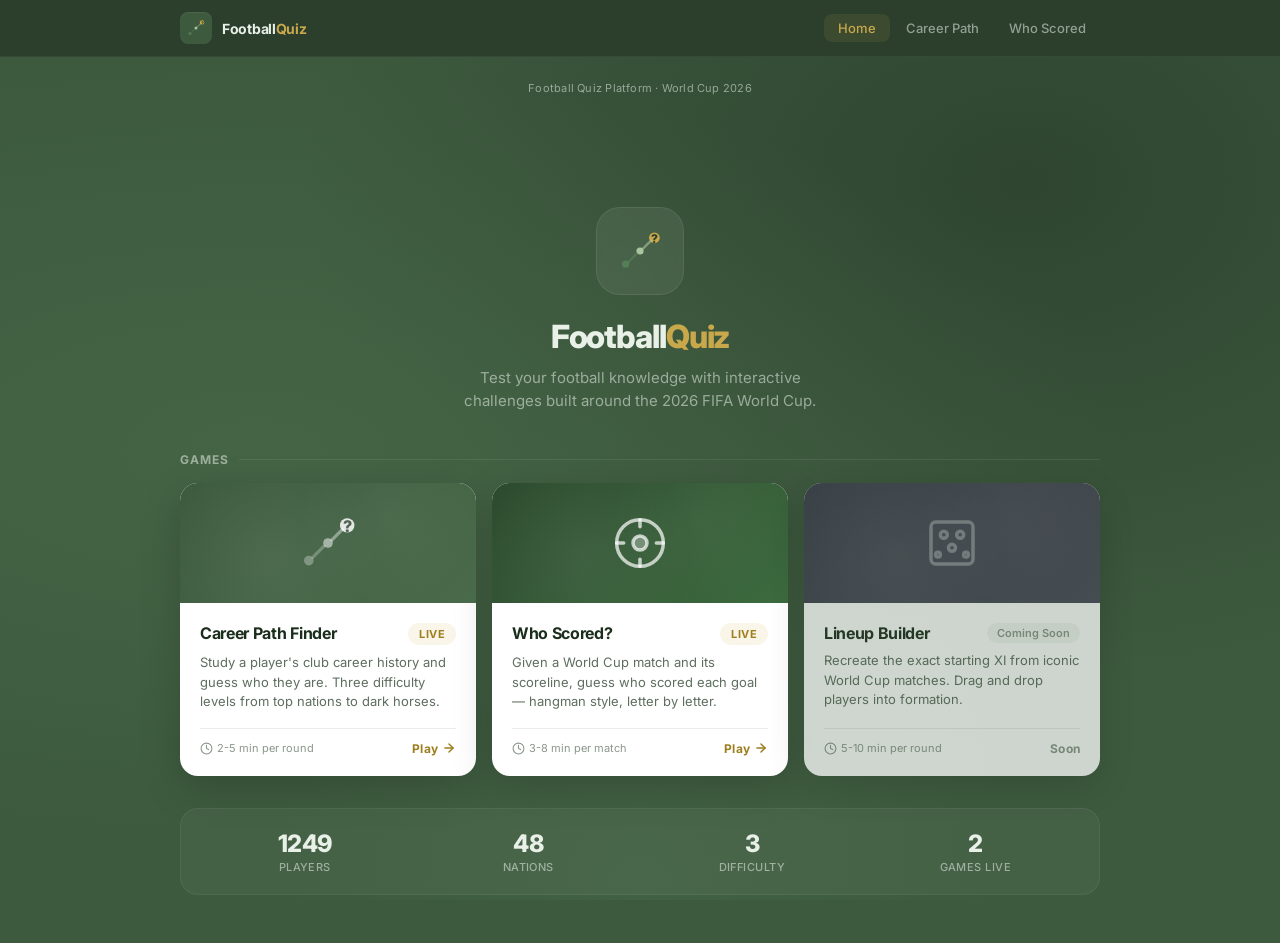
<file: index.html>
<!DOCTYPE html>
<html lang="en">
<head>
  <meta charset="UTF-8">
  <meta name="viewport" content="width=device-width, initial-scale=1.0">
  <title>Football Quiz Platform — World Cup 2026</title>
  <meta name="description" content="Test your football knowledge with career quizzes, lineup challenges, and more. Built for the 2026 FIFA World Cup.">
  <link rel="preconnect" href="https://fonts.googleapis.com">
  <link href="https://fonts.googleapis.com/css2?family=Inter:wght@400;500;600;700;800&display=swap" rel="stylesheet">
  <link rel="stylesheet" href="./shared/styles.css">
  <style>
    .hero {
      text-align: center;
      padding: 3.5rem 1rem 2.5rem;
    }
    .hero-logo {
      width: 88px; height: 88px;
      background: rgba(255,255,255,0.07);
      border: 1px solid rgba(255,255,255,0.08);
      border-radius: 24px;
      display: flex; align-items: center; justify-content: center;
      margin: 0 auto 1.5rem;
      backdrop-filter: blur(8px);
    }
    .hero h1 {
      font-size: 32px;
      font-weight: 800;
      color: var(--text-on-dark);
      letter-spacing: -0.035em;
      line-height: 1.15;
    }
    .hero h1 span { color: var(--accent); }
    .hero p {
      font-size: 15px;
      color: var(--text-on-dark-muted);
      margin-top: 10px;
      max-width: 400px;
      margin-left: auto;
      margin-right: auto;
      line-height: 1.55;
    }

    .section-label {
      font-size: 12px;
      font-weight: 700;
      text-transform: uppercase;
      letter-spacing: 0.08em;
      color: var(--text-on-dark-muted);
      margin-bottom: 1rem;
      display: flex;
      align-items: center;
      gap: 10px;
    }
    .section-label::after {
      content: '';
      flex: 1;
      height: 1px;
      background: rgba(255,255,255,0.08);
    }

    .games-grid {
      display: grid;
      grid-template-columns: repeat(auto-fill, minmax(280px, 1fr));
      gap: 16px;
    }

    .game-tile {
      background: var(--surface);
      border-radius: var(--radius-lg);
      overflow: hidden;
      box-shadow: var(--shadow-lg);
      transition: all var(--transition);
      cursor: pointer;
      text-decoration: none;
      color: inherit;
      display: flex;
      flex-direction: column;
    }
    .game-tile:hover {
      transform: translateY(-4px);
      box-shadow: var(--shadow-xl);
    }

    .tile-banner {
      height: 120px;
      display: flex;
      align-items: center;
      justify-content: center;
      position: relative;
      overflow: hidden;
    }
    .tile-banner svg { position: relative; z-index: 1; }

    .tile-banner-career {
      background: linear-gradient(135deg, var(--bg-main), var(--bg-light));
    }
    .tile-banner-whoscored {
      background: linear-gradient(135deg, #2C4A2E, #3D6B3F);
    }
    .tile-banner-coming {
      background: linear-gradient(135deg, #3a3a4a, #4a4a5a);
    }

    .tile-banner::after {
      content: '';
      position: absolute;
      inset: 0;
      background:
        radial-gradient(circle at 30% 60%, rgba(255,255,255,0.06) 0%, transparent 50%),
        radial-gradient(circle at 70% 30%, rgba(255,255,255,0.04) 0%, transparent 40%);
    }

    .tile-body {
      padding: 1.25rem;
      flex: 1;
      display: flex;
      flex-direction: column;
    }
    .tile-header {
      display: flex;
      align-items: flex-start;
      justify-content: space-between;
      gap: 10px;
      margin-bottom: 8px;
    }
    .tile-title {
      font-size: 16px;
      font-weight: 700;
      color: var(--text-primary);
      letter-spacing: -0.02em;
    }
    .tile-desc {
      font-size: 13px;
      color: var(--text-secondary);
      line-height: 1.5;
      flex: 1;
    }
    .tile-footer {
      display: flex;
      align-items: center;
      justify-content: space-between;
      margin-top: 1rem;
      padding-top: 0.75rem;
      border-top: 1px solid var(--border-light);
    }
    .tile-meta {
      font-size: 11px;
      color: var(--text-muted);
      display: flex;
      align-items: center;
      gap: 4px;
    }
    .tile-meta svg { width: 13px; height: 13px; stroke: var(--text-muted); stroke-width: 2; fill: none; }
    .tile-play {
      font-size: 12px;
      font-weight: 700;
      color: var(--accent-text);
      display: flex;
      align-items: center;
      gap: 4px;
      letter-spacing: 0.02em;
    }
    .tile-play svg { width: 14px; height: 14px; stroke: var(--accent-text); stroke-width: 2.5; fill: none; }

    .tile-coming-badge {
      display: inline-flex;
      align-items: center;
      gap: 4px;
      font-size: 11px;
      font-weight: 600;
      color: var(--text-muted);
      padding: 3px 10px;
      background: var(--surface-alt);
      border-radius: 999px;
    }

    .stats-bar {
      display: flex;
      gap: 16px;
      justify-content: center;
      margin-top: 2rem;
      padding: 1.25rem;
      background: rgba(255,255,255,0.04);
      border: 1px solid rgba(255,255,255,0.06);
      border-radius: var(--radius-lg);
    }
    .stat-item { text-align: center; flex: 1; }
    .stat-value {
      font-size: 24px;
      font-weight: 800;
      color: var(--text-on-dark);
      letter-spacing: -0.03em;
    }
    .stat-label {
      font-size: 11px;
      color: var(--text-on-dark-muted);
      margin-top: 2px;
      text-transform: uppercase;
      letter-spacing: 0.04em;
      font-weight: 500;
    }

    @media (max-width: 640px) {
      .hero { padding: 2.5rem 1rem 2rem; }
      .hero h1 { font-size: 26px; }
      .games-grid { grid-template-columns: 1fr; }
      .stats-bar { gap: 8px; padding: 1rem; }
      .stat-value { font-size: 20px; }
    }
  </style>
</head>
<body>
<script src="./shared/nav.js" data-active="home"></script>

<div class="page">

  <!-- HERO -->
  <div class="hero fade-in">
    <div class="hero-logo">
      <svg width="48" height="48" viewBox="0 0 40 40" fill="none">
        <circle cx="8" cy="31" r="3" fill="#5A8A5C" opacity="0.7"/>
        <circle cx="20" cy="20" r="3" fill="#A8C5A0"/>
        <circle cx="32" cy="9" r="4.5" fill="#C9A84C"/>
        <line x1="10.5" y1="29" x2="17.5" y2="22" stroke="#5A8A5C" stroke-width="2" stroke-linecap="round" opacity="0.5"/>
        <line x1="22.5" y1="18" x2="29" y2="11.5" stroke="#A8C5A0" stroke-width="2" stroke-linecap="round" opacity="0.6"/>
        <text x="32" y="13" text-anchor="middle" font-family="Inter,sans-serif" font-size="10" font-weight="800" fill="#2B3F2C">?</text>
      </svg>
    </div>
    <h1>Football<span>Quiz</span></h1>
    <p>Test your football knowledge with interactive challenges built around the 2026 FIFA World Cup.</p>
  </div>

  <!-- GAMES -->
  <div class="section-label">Games</div>
  <div class="games-grid fade-in">

    <!-- Career Path Finder -->
    <a class="game-tile" href="./games/career-path/index.html">
      <div class="tile-banner tile-banner-career">
        <svg width="64" height="64" viewBox="0 0 40 40" fill="none">
          <circle cx="8" cy="31" r="3" fill="rgba(255,255,255,0.3)"/>
          <circle cx="20" cy="20" r="3" fill="rgba(255,255,255,0.5)"/>
          <circle cx="32" cy="9" r="4.5" fill="rgba(255,255,255,0.85)"/>
          <line x1="10.5" y1="29" x2="17.5" y2="22" stroke="rgba(255,255,255,0.25)" stroke-width="2" stroke-linecap="round"/>
          <line x1="22.5" y1="18" x2="29" y2="11.5" stroke="rgba(255,255,255,0.4)" stroke-width="2" stroke-linecap="round"/>
          <text x="32" y="13" text-anchor="middle" font-family="Inter,sans-serif" font-size="10" font-weight="800" fill="rgba(43,63,44,0.8)">?</text>
        </svg>
      </div>
      <div class="tile-body">
        <div class="tile-header">
          <div class="tile-title">Career Path Finder</div>
          <span class="badge badge-accent">Live</span>
        </div>
        <div class="tile-desc">Study a player's club career history and guess who they are. Three difficulty levels from top nations to dark horses.</div>
        <div class="tile-footer">
          <div class="tile-meta">
            <svg viewBox="0 0 24 24" stroke-linecap="round"><circle cx="12" cy="12" r="10"/><polyline points="12 6 12 12 16 14"/></svg>
            2-5 min per round
          </div>
          <div class="tile-play">
            Play
            <svg viewBox="0 0 24 24" stroke-linecap="round"><line x1="5" y1="12" x2="19" y2="12"/><polyline points="12 5 19 12 12 19"/></svg>
          </div>
        </div>
      </div>
    </a>

    <!-- Who Scored -->
    <a class="game-tile" href="./games/Who Scored/index.html">
      <div class="tile-banner tile-banner-whoscored">
        <svg width="56" height="56" viewBox="0 0 24 24" fill="none" stroke="rgba(255,255,255,0.7)" stroke-width="1.5" stroke-linecap="round">
          <circle cx="12" cy="12" r="10"/>
          <circle cx="12" cy="12" r="3" fill="rgba(255,255,255,0.3)"/>
          <line x1="12" y1="2" x2="12" y2="5"/>
          <line x1="12" y1="19" x2="12" y2="22"/>
          <line x1="2" y1="12" x2="5" y2="12"/>
          <line x1="19" y1="12" x2="22" y2="12"/>
        </svg>
      </div>
      <div class="tile-body">
        <div class="tile-header">
          <div class="tile-title">Who Scored?</div>
          <span class="badge badge-accent">Live</span>
        </div>
        <div class="tile-desc">Given a World Cup match and its scoreline, guess who scored each goal — hangman style, letter by letter.</div>
        <div class="tile-footer">
          <div class="tile-meta">
            <svg viewBox="0 0 24 24" stroke-linecap="round"><circle cx="12" cy="12" r="10"/><polyline points="12 6 12 12 16 14"/></svg>
            3-8 min per match
          </div>
          <div class="tile-play">
            Play
            <svg viewBox="0 0 24 24" stroke-linecap="round"><line x1="5" y1="12" x2="19" y2="12"/><polyline points="12 5 19 12 12 19"/></svg>
          </div>
        </div>
      </div>
    </a>

    <!-- Coming Soon: Lineup Builder -->
    <div class="game-tile" style="cursor:default; opacity:0.75;">
      <div class="tile-banner tile-banner-coming">
        <svg width="56" height="56" viewBox="0 0 24 24" fill="none" stroke="rgba(255,255,255,0.35)" stroke-width="1.5" stroke-linecap="round">
          <rect x="3" y="3" width="18" height="18" rx="2"/>
          <circle cx="8.5" cy="8.5" r="1.5"/><circle cx="15.5" cy="8.5" r="1.5"/>
          <circle cx="12" cy="14" r="1.5"/>
          <circle cx="6" cy="17" r="1"/><circle cx="18" cy="17" r="1"/>
        </svg>
      </div>
      <div class="tile-body">
        <div class="tile-header">
          <div class="tile-title">Lineup Builder</div>
          <span class="tile-coming-badge">Coming Soon</span>
        </div>
        <div class="tile-desc">Recreate the exact starting XI from iconic World Cup matches. Drag and drop players into formation.</div>
        <div class="tile-footer">
          <div class="tile-meta">
            <svg viewBox="0 0 24 24" stroke-linecap="round"><circle cx="12" cy="12" r="10"/><polyline points="12 6 12 12 16 14"/></svg>
            5-10 min per round
          </div>
          <div class="tile-play" style="color:var(--text-muted);">Soon</div>
        </div>
      </div>
    </div>

  </div>

  <!-- PLATFORM STATS -->
  <div class="stats-bar fade-in">
    <div class="stat-item">
      <div class="stat-value" id="stat-players">—</div>
      <div class="stat-label">Players</div>
    </div>
    <div class="stat-item">
      <div class="stat-value" id="stat-teams">—</div>
      <div class="stat-label">Nations</div>
    </div>
    <div class="stat-item">
      <div class="stat-value">3</div>
      <div class="stat-label">Difficulty</div>
    </div>
    <div class="stat-item">
      <div class="stat-value">2</div>
      <div class="stat-label">Games Live</div>
    </div>
  </div>

  <!-- YOUR STATS (shown if played at least once) -->
  <div class="stats-bar fade-in" id="user-stats-bar" style="display:none; margin-top:12px;">
    <div class="stat-item">
      <div class="stat-value" id="us-played">0</div>
      <div class="stat-label">Played</div>
    </div>
    <div class="stat-item">
      <div class="stat-value" id="us-winrate">0%</div>
      <div class="stat-label">Win Rate</div>
    </div>
    <div class="stat-item">
      <div class="stat-value" id="us-streak">0</div>
      <div class="stat-label">Streak</div>
    </div>
    <div class="stat-item">
      <div class="stat-value" style="color:var(--accent);" id="us-score">0</div>
      <div class="stat-label">Total Score</div>
    </div>
  </div>

</div>

<script src="./shared/scores.js"></script>
<script>
  fetch('./Worldcupcareers_ZENGIN.json')
    .then(r => r.json())
    .then(d => {
      const players = d.flatMap(t => t.Players);
      document.getElementById('stat-players').textContent = players.length;
      document.getElementById('stat-teams').textContent = d.length;
    })
    .catch(() => {});

  (function renderUserStats() {
    const stats = FQP.getStats();
    if (!stats.totalGames) return;
    document.getElementById('user-stats-bar').style.display = 'flex';
    document.getElementById('us-played').textContent = stats.totalGames;
    document.getElementById('us-winrate').textContent = FQP.getWinRate(stats) + '%';
    document.getElementById('us-streak').textContent = stats.currentStreak;
    document.getElementById('us-score').textContent = stats.totalScore;
  })();
</script>

</body>
</html>
</file>
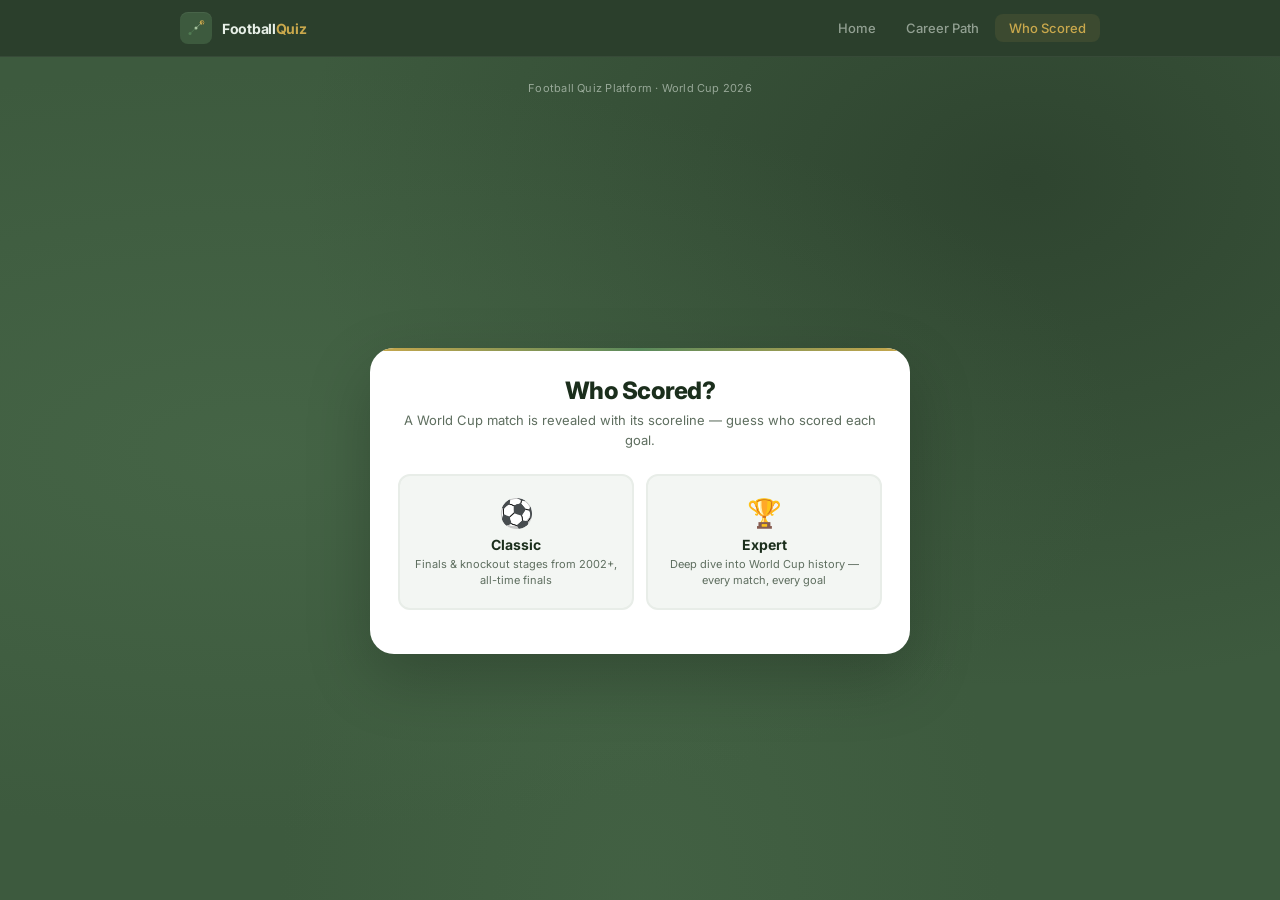
<file: games/Who Scored/index.html>
<!DOCTYPE html>
<html lang="en">
<head>
  <meta charset="UTF-8">
  <meta name="viewport" content="width=device-width, initial-scale=1.0">
  <title>Who Scored? — Football Quiz Platform</title>
  <link rel="preconnect" href="https://fonts.googleapis.com">
  <link href="https://fonts.googleapis.com/css2?family=Inter:wght@400;500;600;700;800&display=swap" rel="stylesheet">
  <link rel="stylesheet" href="../../shared/styles.css">
  <style>
    .game-shell {
      display: flex;
      align-items: center;
      justify-content: center;
      min-height: calc(100vh - var(--nav-height) - 80px);
      min-height: calc(100dvh - var(--nav-height) - 80px);
      padding: 1.5rem 1rem;
    }
    .game-card { width: 100%; max-width: 540px; }

    /* LOADER */
    .loader { display: none; text-align: center; padding: 3rem 1rem; }
    .loader.visible { display: block; }
    .loader-spinner {
      width: 32px; height: 32px;
      border: 3px solid var(--border-light);
      border-top-color: var(--accent);
      border-radius: 50%;
      animation: spin 0.7s linear infinite;
      margin: 0 auto 12px;
    }
    @keyframes spin { to { transform: rotate(360deg); } }
    .loader-text { font-size: 13px; color: var(--text-secondary); }

    /* MENU */
    #menu-area { text-align: center; }
    .menu-title {
      font-size: 24px; font-weight: 800; color: var(--text-primary);
      letter-spacing: -0.03em; margin-bottom: 6px;
    }
    .menu-subtitle {
      font-size: 13px; color: var(--text-secondary);
      margin-bottom: 1.5rem; line-height: 1.5;
    }
    .mode-grid {
      display: grid; grid-template-columns: 1fr 1fr;
      gap: 12px; margin-bottom: 1rem;
    }
    .mode-btn {
      background: var(--surface-alt); border: 2px solid var(--border-light);
      border-radius: var(--radius-md); padding: 1.25rem 0.75rem;
      cursor: pointer; transition: all var(--transition);
      text-align: center; font-family: inherit;
    }
    .mode-btn:hover {
      border-color: var(--accent); background: var(--accent-soft);
      transform: translateY(-2px);
    }
    .mode-btn-icon { font-size: 28px; margin-bottom: 6px; }
    .mode-btn-label {
      font-size: 14px; font-weight: 700; color: var(--text-primary);
    }
    .mode-btn-desc {
      font-size: 11px; color: var(--text-secondary);
      margin-top: 4px; line-height: 1.4;
    }

    /* EXPERT SUB-MODES */
    #expert-area { display: none; text-align: center; }
    .expert-title { font-size: 18px; font-weight: 700; color: var(--text-primary); margin-bottom: 4px; }
    .expert-subtitle { font-size: 13px; color: var(--text-secondary); margin-bottom: 1.25rem; }
    .expert-grid { display: grid; grid-template-columns: 1fr 1fr; gap: 12px; margin-bottom: 1rem; }
    .expert-btn {
      background: var(--surface-alt); border: 2px solid var(--border-light);
      border-radius: var(--radius-md); padding: 1.25rem 0.75rem;
      cursor: pointer; transition: all var(--transition);
      text-align: center; font-family: inherit;
    }
    .expert-btn:hover {
      border-color: var(--green-mid); background: var(--green-pale);
      transform: translateY(-2px);
    }
    .expert-btn-name { font-size: 13px; font-weight: 700; color: var(--text-primary); margin-bottom: 2px; }
    .expert-btn-years { font-size: 11px; color: var(--text-muted); font-weight: 600; }

    .back-link {
      display: inline-flex; align-items: center; gap: 4px;
      font-size: 13px; font-weight: 600; color: var(--text-secondary);
      cursor: pointer; background: none; border: none; font-family: inherit;
      padding: 6px 10px; border-radius: var(--radius-sm);
      transition: all var(--transition);
    }
    .back-link:hover { background: var(--surface-alt); color: var(--text-primary); }

    /* GAME AREA */
    #game-area { display: none; }
    .top-bar {
      display: flex; align-items: center;
      justify-content: space-between; margin-bottom: 1rem;
    }

    /* MATCH HEADER */
    .match-header {
      text-align: center; margin-bottom: 1.25rem;
      padding-bottom: 1rem; border-bottom: 1px solid var(--border-light);
    }
    .match-tournament {
      font-size: 12px; font-weight: 700; text-transform: uppercase;
      letter-spacing: 0.06em; color: var(--accent-text); margin-bottom: 4px;
    }
    .match-stage {
      font-size: 11px; font-weight: 600; color: var(--text-muted);
      text-transform: uppercase; letter-spacing: 0.05em; margin-bottom: 10px;
    }
    .match-stage .group-tag {
      background: var(--surface-alt); padding: 2px 8px;
      border-radius: 999px; margin-left: 4px;
    }
    .match-teams { display: flex; align-items: center; justify-content: center; gap: 12px; }
    .match-team-name {
      font-size: 16px; font-weight: 700; color: var(--text-primary);
      flex: 1; letter-spacing: -0.01em;
    }
    .match-team-name.home { text-align: right; }
    .match-team-name.away { text-align: left; }
    .match-score-box {
      background: var(--bg-main); color: var(--text-on-dark);
      font-size: 20px; font-weight: 800; padding: 6px 16px;
      border-radius: var(--radius-sm); letter-spacing: 0.05em; white-space: nowrap;
    }
    .match-date { font-size: 11px; color: var(--text-muted); margin-top: 8px; }

    /* GOALS LIST */
    .goals-section { margin-bottom: 1.25rem; }
    .goals-team-header {
      font-size: 12px; font-weight: 700; text-transform: uppercase;
      letter-spacing: 0.06em; color: var(--text-secondary);
      margin-bottom: 8px; padding-bottom: 4px;
      border-bottom: 1px solid var(--border-light);
    }
    .goal-row {
      display: flex; align-items: center; gap: 10px;
      padding: 10px 8px; margin-bottom: 4px;
      border-radius: var(--radius-sm); cursor: pointer;
      transition: all var(--transition); border: 2px solid transparent;
    }
    .goal-row:hover:not(.solved):not(.failed) {
      background: var(--surface-alt); border-color: var(--border-light);
    }
    .goal-row.active {
      background: var(--accent-soft); border-color: var(--accent);
    }
    .goal-row.solved {
      background: var(--success-bg); border-color: rgba(27,122,74,0.2);
      cursor: default;
    }
    .goal-row.failed {
      background: var(--danger-bg); border-color: rgba(192,57,43,0.2);
      cursor: default;
    }
    .goal-minute {
      font-size: 13px; font-weight: 700; color: var(--green-dark);
      min-width: 42px; text-align: right; flex-shrink: 0;
    }
    .goal-tags { display: flex; gap: 4px; flex-shrink: 0; }
    .goal-tag {
      font-size: 9px; font-weight: 700; padding: 2px 5px;
      border-radius: 4px; text-transform: uppercase; letter-spacing: 0.03em;
    }
    .goal-tag-pen { background: var(--warning-bg); color: var(--warning); }
    .goal-tag-og { background: var(--danger-bg); color: var(--danger); }

    .goal-blanks {
      display: flex; flex-wrap: wrap; gap: 3px;
      flex: 1; min-width: 0; align-items: center;
    }
    .blank-char {
      width: 16px; height: 22px;
      display: inline-flex; align-items: center; justify-content: center;
      font-size: 13px; font-weight: 700; color: var(--text-primary);
      border-bottom: 2px solid var(--border); transition: all 0.2s;
    }
    .blank-char.space { width: 8px; border-bottom: none; }
    .blank-char.special { border-bottom-color: var(--text-muted); color: var(--text-muted); }

    .goal-result-icon {
      flex-shrink: 0; width: 22px; height: 22px;
      display: flex; align-items: center; justify-content: center;
    }
    .goal-result-icon svg { width: 18px; height: 18px; stroke-width: 2.5; fill: none; }

    .goal-attempts {
      font-size: 10px; font-weight: 600; color: var(--text-muted);
      flex-shrink: 0; white-space: nowrap;
    }
    .goal-show-btn {
      flex-shrink: 0; padding: 3px 8px;
      font-size: 10px; font-weight: 700; font-family: inherit;
      background: none; border: 1.5px solid var(--border);
      border-radius: 6px; color: var(--text-muted);
      cursor: pointer; transition: all var(--transition);
      text-transform: uppercase; letter-spacing: 0.03em;
    }
    .goal-show-btn:hover {
      border-color: var(--text-secondary); color: var(--text-secondary);
      background: var(--surface-alt);
    }
    .give-up-bar {
      text-align: center; margin-bottom: 1.25rem;
    }
    .give-up-btn {
      padding: 6px 16px; font-size: 12px; font-weight: 600;
      font-family: inherit; background: none;
      border: 1.5px solid var(--border); border-radius: var(--radius-sm);
      color: var(--text-muted); cursor: pointer;
      transition: all var(--transition);
    }
    .give-up-btn:hover {
      border-color: var(--danger); color: var(--danger);
      background: var(--danger-bg);
    }

    .goal-row.solved .goal-blanks { color: var(--success); }
    .goal-row.solved .blank-char { border-bottom-color: var(--success); color: var(--success); }
    .goal-row.failed .goal-blanks { color: var(--danger); }
    .goal-row.failed .blank-char { border-bottom-color: var(--danger); color: var(--danger); }

    /* GUESS INPUT */
    .guess-area {
      display: none; margin-bottom: 1.25rem;
      background: var(--surface-alt); border-radius: var(--radius-md);
      padding: 14px 16px; border: 1.5px solid var(--border-light);
    }
    .guess-area.visible { display: block; }
    .guess-label {
      font-size: 11px; font-weight: 600; color: var(--text-muted);
      text-transform: uppercase; letter-spacing: 0.05em;
      margin-bottom: 8px; display: flex; align-items: center; gap: 6px;
    }
    .guess-label .guess-minute {
      color: var(--green-dark); font-weight: 700;
    }
    .guess-input-row {
      display: flex; gap: 8px;
    }
    .guess-input {
      flex: 1; padding: 10px 14px;
      border: 1.5px solid var(--border); border-radius: var(--radius-sm);
      font-size: 14px; font-family: inherit; font-weight: 600;
      color: var(--text-primary); background: var(--surface);
      outline: none; transition: border-color var(--transition);
    }
    .guess-input:focus { border-color: var(--accent); }
    .guess-input::placeholder { color: var(--text-muted); font-weight: 400; }
    .guess-submit {
      padding: 10px 18px; border: none;
      background: var(--bg-main); color: var(--text-on-dark);
      border-radius: var(--radius-sm); font-size: 13px;
      font-weight: 700; font-family: inherit; cursor: pointer;
      transition: all var(--transition); white-space: nowrap;
    }
    .guess-submit:hover { background: var(--bg-deep); }
    .guess-input-wrap {
      position: relative; flex: 1;
    }
    .ac-list {
      display: none; position: absolute; left: 0; right: 0;
      bottom: 100%; margin-bottom: 4px;
      background: var(--surface-elevated); border: 1.5px solid var(--border);
      border-radius: var(--radius-sm); box-shadow: var(--shadow-md);
      max-height: 180px; overflow-y: auto; z-index: 10;
    }
    .ac-list.visible { display: block; }
    .ac-option {
      padding: 9px 14px; font-size: 13px; font-weight: 500;
      color: var(--text-primary); cursor: pointer;
      transition: background var(--transition);
      border-bottom: 1px solid var(--border-light);
    }
    .ac-option:last-child { border-bottom: none; }
    .ac-option:hover, .ac-option.focused {
      background: var(--accent-soft); color: var(--accent-text);
    }
    .ac-option .ac-match {
      font-weight: 700;
    }
    .guess-feedback {
      font-size: 12px; font-weight: 600; margin-top: 8px;
      min-height: 18px;
    }
    .guess-feedback.wrong { color: var(--danger); }
    .guess-feedback.hint { color: var(--text-muted); }

    /* SCOREBOARD */
    .scoreboard {
      display: flex; align-items: center; justify-content: center; gap: 16px;
      padding: 10px; background: var(--surface-alt);
      border-radius: var(--radius-sm); margin-bottom: 1.25rem;
      font-size: 13px; font-weight: 600; color: var(--text-secondary);
    }
    .sb-correct { color: var(--success); }
    .sb-wrong { color: var(--danger); }
    .sb-remaining { color: var(--text-muted); }

    /* END OVERLAY */
    .end-overlay {
      display: none; text-align: center; padding: 1.25rem 0;
      margin-bottom: 1rem; border-radius: var(--radius-md);
    }
    .end-overlay.visible { display: block; }
    .end-overlay.won {
      background: var(--success-bg); border: 1px solid rgba(27,122,74,0.2);
    }
    .end-overlay.lost {
      background: var(--danger-bg); border: 1px solid rgba(192,57,43,0.2);
    }
    .end-overlay.mixed {
      background: var(--warning-bg); border: 1px solid rgba(150,112,10,0.2);
    }
    .end-title { font-size: 20px; font-weight: 800; margin-bottom: 4px; }
    .end-overlay.won .end-title { color: var(--success); }
    .end-overlay.lost .end-title { color: var(--danger); }
    .end-overlay.mixed .end-title { color: var(--warning); }
    .end-subtitle { font-size: 13px; color: var(--text-secondary); }
    .end-actions {
      display: flex; gap: 10px; justify-content: center; margin-top: 1rem;
    }
    .end-actions .btn { min-width: 120px; }

    @keyframes shake {
      0%, 100% { transform: translateX(0); }
      20%, 60% { transform: translateX(-4px); }
      40%, 80% { transform: translateX(4px); }
    }
    .shake { animation: shake 0.35s ease; }

    @media (max-width: 640px) {
      .game-shell { padding: 1rem 0.5rem; }
      .match-team-name { font-size: 14px; }
      .match-score-box { font-size: 18px; padding: 5px 12px; }
      .blank-char { width: 13px; height: 18px; font-size: 11px; }
      .mode-grid, .expert-grid { grid-template-columns: 1fr; }
    }
  </style>
</head>
<body>
<script src="../../shared/nav.js" data-active="who-scored"></script>

<div class="game-shell">
  <div class="game-card">
    <div class="card fade-in">

      <div class="loader" id="loader">
        <div class="loader-spinner"></div>
        <div class="loader-text">Loading match data...</div>
      </div>

      <!-- MENU -->
      <div id="menu-area" style="display:none;">
        <div class="menu-title">Who Scored?</div>
        <div class="menu-subtitle">A World Cup match is revealed with its scoreline — guess who scored each goal.</div>
        <div class="mode-grid">
          <button class="mode-btn" onclick="selectMode('classic')">
            <div class="mode-btn-icon">&#9917;</div>
            <div class="mode-btn-label">Classic</div>
            <div class="mode-btn-desc">Finals & knockout stages from 2002+, all-time finals</div>
          </button>
          <button class="mode-btn" onclick="selectMode('expert')">
            <div class="mode-btn-icon">&#127942;</div>
            <div class="mode-btn-label">Expert</div>
            <div class="mode-btn-desc">Deep dive into World Cup history — every match, every goal</div>
          </button>
        </div>
      </div>

      <!-- EXPERT SUB-MODES -->
      <div id="expert-area">
        <div class="expert-title">Expert Mode</div>
        <div class="expert-subtitle">Choose your era</div>
        <div class="expert-grid">
          <button class="expert-btn" onclick="selectMode('halit')">
            <div class="mode-btn-icon">&#128251;</div>
            <div class="expert-btn-name">Halit Kivan&ccedil; Mode</div>
            <div class="expert-btn-years">1930 &ndash; 1994</div>
          </button>
          <button class="expert-btn" onclick="selectMode('omer')">
            <div class="mode-btn-icon">&#127908;</div>
            <div class="expert-btn-name">&Ouml;mer &Uuml;r&uuml;nd&uuml;l Mode</div>
            <div class="expert-btn-years">1994 &ndash; 2022</div>
          </button>
        </div>
        <button class="back-link" onclick="backToMenu()">
          <svg class="icon" viewBox="0 0 24 24"><polyline points="15 18 9 12 15 6"/></svg>
          Back
        </button>
      </div>

      <!-- GAME -->
      <div id="game-area">
        <div class="top-bar">
          <button class="back-link" onclick="backToMenu()">
            <svg class="icon" viewBox="0 0 24 24"><polyline points="15 18 9 12 15 6"/></svg>
            Menu
          </button>
          <span class="badge" id="mode-badge">Classic</span>
        </div>

        <div class="match-header">
          <div class="match-tournament" id="match-tournament"></div>
          <div class="match-stage" id="match-stage"></div>
          <div class="match-teams">
            <div class="match-team-name home" id="match-home"></div>
            <div class="match-score-box" id="match-score"></div>
            <div class="match-team-name away" id="match-away"></div>
          </div>
          <div class="match-date" id="match-date"></div>
        </div>

        <div class="scoreboard" id="scoreboard"></div>

        <div class="give-up-bar" id="give-up-bar">
          <button class="give-up-btn" onclick="giveUp()">
            <svg class="icon" viewBox="0 0 24 24" style="width:14px;height:14px;vertical-align:-2px;margin-right:2px;"><path d="M4 15s1-1 4-1 5 2 8 2 4-1 4-1V3s-1 1-4 1-5-2-8-2-4 1-4 1z"/><line x1="4" y1="22" x2="4" y2="15"/></svg>
            Give Up
          </button>
        </div>

        <div class="goals-section" id="goals-section"></div>

        <div class="guess-area" id="guess-area">
          <div class="guess-label">
            <span id="guess-minute"></span>
            <span id="guess-team-label"></span>
            <span id="guess-attempts-label"></span>
          </div>
          <div class="guess-input-row">
            <div class="guess-input-wrap">
              <input type="text" class="guess-input" id="guess-input"
                     placeholder="Type player name..." autocomplete="off" spellcheck="false">
              <div class="ac-list" id="ac-list"></div>
            </div>
            <button class="guess-submit" id="guess-submit" onclick="submitGuess()">Guess</button>
          </div>
          <div class="guess-feedback" id="guess-feedback"></div>
        </div>

        <div class="end-overlay" id="end-overlay">
          <div class="end-title" id="end-title"></div>
          <div class="end-subtitle" id="end-subtitle"></div>
          <div class="end-actions">
            <button class="btn btn-primary" onclick="playAgain()">
              <svg class="icon" viewBox="0 0 24 24" style="stroke:#fff"><polyline points="23 4 23 10 17 10"/><path d="M20.49 15a9 9 0 1 1-2.12-9.36L23 10"/></svg>
              Next Match
            </button>
            <button class="btn" onclick="backToMenu()">Menu</button>
          </div>
        </div>

      </div>
    </div>
  </div>
</div>

<script>
  let db = null, currentMatch = null, currentMode = 'classic', matchPool = [];
  let goalStates = {};
  let activeGoalId = null;
  let totalGoals = 0, solvedCount = 0, failedCount = 0;
  let groupedGoals = [];

  const ACCENT_MAP = {
    'à':'a','á':'a','â':'a','ã':'a','ä':'a','å':'a',
    'è':'e','é':'e','ê':'e','ë':'e','ì':'i','í':'i','î':'i','ï':'i',
    'ò':'o','ó':'o','ô':'o','õ':'o','ö':'o','ø':'o',
    'ù':'u','ú':'u','û':'u','ü':'u','ý':'y','ÿ':'y',
    'ñ':'n','ç':'c','ß':'s','ð':'d','þ':'t',
    'ž':'z','š':'s','č':'c','ř':'r','ů':'u','ě':'e',
    'ť':'t','ď':'d','ň':'n','ă':'a','ș':'s','ț':'t',
    'ł':'l','ś':'s','ź':'z','ż':'z','ć':'c','ą':'a',
    'ę':'e','ő':'o','ű':'u','æ':'ae','œ':'oe'
  };

  function norm(str) {
    return str.toLowerCase().split('').map(c => ACCENT_MAP[c] || c).join('').trim();
  }

  function namesMatch(guess, answer) {
    const g = norm(guess);
    const a = norm(answer);
    if (g === a) return true;
    const parts = answer.split(' ');
    if (parts.length > 1) {
      const familyOnly = norm(parts.slice(-1)[0]);
      if (g === familyOnly && familyOnly.length >= 3) return true;
      const familyMulti = norm(parts.slice(1).join(' '));
      if (g === familyMulti) return true;
    }
    return false;
  }

  const loader = document.getElementById('loader');
  loader.classList.add('visible');

  fetch('database.json')
    .then(r => r.json())
    .then(data => {
      db = data;
      buildPlayerIndex();
      loader.classList.remove('visible');
      document.getElementById('menu-area').style.display = 'block';
    })
    .catch(() => {
      loader.querySelector('.loader-text').textContent = 'Failed to load data. Please refresh.';
      loader.querySelector('.loader-spinner').style.display = 'none';
    });

  function getYear(tid) {
    const t = db.tournaments.find(x => x.id === tid);
    return t ? t.year : 0;
  }

  function getMatchPool(mode) {
    return db.matches.filter(m => {
      if (m.total_goals === 0) return false;
      const year = getYear(m.tournament_id);
      if (mode === 'classic') {
        if (year >= 2002) return ['quarter-finals','semi-finals','final'].includes(m.stage);
        return m.stage === 'final';
      }
      if (mode === 'halit') return year >= 1930 && year <= 1994;
      if (mode === 'omer') return year >= 1994 && year <= 2026;
      return false;
    });
  }

  function selectMode(mode) {
    if (mode === 'expert') {
      document.getElementById('menu-area').style.display = 'none';
      document.getElementById('expert-area').style.display = 'block';
      return;
    }
    currentMode = mode;
    matchPool = getMatchPool(mode);
    startGame();
  }

  function backToMenu() {
    document.getElementById('menu-area').style.display = 'block';
    document.getElementById('expert-area').style.display = 'none';
    document.getElementById('game-area').style.display = 'none';
  }

  function formatStage(stage, group) {
    const map = {
      'final': 'Final', 'semi-finals': 'Semi-Final',
      'quarter-finals': 'Quarter-Final', 'round of 16': 'Round of 16',
      'group stage': 'Group Stage', 'third-place match': 'Third-Place Match',
      'second group stage': 'Second Group Stage', 'final round': 'Final Round'
    };
    let label = map[stage] || stage;
    if (stage === 'group stage' && group && group !== 'not applicable')
      label += ' <span class="group-tag">' + group + '</span>';
    return label;
  }

  function formatMinute(goal) {
    if (goal.minute_stoppage) return goal.minute + '+' + goal.minute_stoppage + "'";
    return goal.minute + "'";
  }

  function getModeLabel(mode) {
    const labels = { classic: 'Classic', halit: 'Halit Kivanç', omer: 'Ömer Üründül' };
    return labels[mode] || mode;
  }

  function buildGroupedGoals(match) {
    const byPlayer = {};
    const order = [];
    match.goals.forEach(g => {
      const key = g.player_id + '|' + g.team;
      if (!byPlayer[key]) {
        byPlayer[key] = {
          id: key,
          player_id: g.player_id,
          player_name: g.player_name,
          team: g.team,
          team_code: g.team_code,
          goals: []
        };
        order.push(key);
      }
      byPlayer[key].goals.push(g);
    });
    return order.map(k => byPlayer[k]);
  }

  function startGame() {
    if (!matchPool.length) return;
    activeGoalId = null;
    goalStates = {};
    solvedCount = 0;
    failedCount = 0;

    currentMatch = matchPool[Math.floor(Math.random() * matchPool.length)];
    groupedGoals = buildGroupedGoals(currentMatch);
    totalGoals = groupedGoals.length;
    groupedGoals.forEach(g => {
      goalStates[g.id] = { attempts: 0, solved: false, failed: false };
    });

    const tournament = db.tournaments.find(t => t.id === currentMatch.tournament_id);

    document.getElementById('menu-area').style.display = 'none';
    document.getElementById('expert-area').style.display = 'none';
    document.getElementById('game-area').style.display = 'block';

    const badge = document.getElementById('mode-badge');
    badge.textContent = getModeLabel(currentMode);
    badge.className = 'badge ' + (currentMode === 'classic' ? 'badge-accent' : currentMode === 'halit' ? 'badge-mid' : 'badge-hard');

    document.getElementById('match-tournament').textContent = tournament ? tournament.name : '';
    document.getElementById('match-stage').innerHTML = formatStage(currentMatch.stage, currentMatch.group);
    document.getElementById('match-home').textContent = currentMatch.home_team;
    document.getElementById('match-away').textContent = currentMatch.away_team;
    document.getElementById('match-score').textContent = currentMatch.score.home + ' - ' + currentMatch.score.away;
    document.getElementById('match-date').textContent = currentMatch.date;

    renderGoals();
    updateScoreboard();
    hideGuessArea();
    document.getElementById('give-up-bar').style.display = 'block';
    document.getElementById('end-overlay').classList.remove('visible', 'won', 'lost', 'mixed');
  }

  function updateScoreboard() {
    const remaining = totalGoals - solvedCount - failedCount;
    document.getElementById('scoreboard').innerHTML =
      '<span class="sb-correct">&#10003; ' + solvedCount + ' correct</span>' +
      '<span class="sb-wrong">&#10007; ' + failedCount + ' missed</span>' +
      '<span class="sb-remaining">' + remaining + ' remaining</span>';
  }

  function renderGoals() {
    const section = document.getElementById('goals-section');
    section.innerHTML = '';

    const homeGrouped = groupedGoals.filter(g => g.team === currentMatch.home_team);
    const awayGrouped = groupedGoals.filter(g => g.team === currentMatch.away_team);

    if (homeGrouped.length) section.appendChild(buildTeamGoals(currentMatch.home_team, homeGrouped));
    if (awayGrouped.length) section.appendChild(buildTeamGoals(currentMatch.away_team, awayGrouped));
  }

  function buildTeamGoals(teamName, grouped) {
    const div = document.createElement('div');
    div.style.marginBottom = '12px';

    const header = document.createElement('div');
    header.className = 'goals-team-header';
    header.textContent = teamName;
    div.appendChild(header);

    grouped.forEach(entry => {
      const state = goalStates[entry.id];
      const row = document.createElement('div');
      row.className = 'goal-row';
      row.id = 'row-' + entry.id.replace('|', '-');
      if (state.solved) row.classList.add('solved');
      if (state.failed) row.classList.add('failed');
      if (activeGoalId === entry.id) row.classList.add('active');

      row.onclick = () => {
        if (!state.solved && !state.failed) activateGoal(entry);
      };

      const minEl = document.createElement('div');
      minEl.className = 'goal-minute';
      minEl.textContent = entry.goals.map(g => formatMinute(g)).join(', ');
      row.appendChild(minEl);

      const tags = document.createElement('div');
      tags.className = 'goal-tags';
      const hasPen = entry.goals.some(g => g.is_penalty);
      const hasOG = entry.goals.some(g => g.is_own_goal);
      if (hasPen) {
        const t = document.createElement('span');
        t.className = 'goal-tag goal-tag-pen'; t.textContent = 'PEN';
        tags.appendChild(t);
      }
      if (hasOG) {
        const t = document.createElement('span');
        t.className = 'goal-tag goal-tag-og'; t.textContent = 'OG';
        tags.appendChild(t);
      }
      row.appendChild(tags);

      const blanks = document.createElement('div');
      blanks.className = 'goal-blanks';
      const name = entry.player_name;

      if (state.solved || state.failed) {
        for (const ch of name) {
          const span = document.createElement('span');
          span.className = 'blank-char';
          if (ch === ' ') { span.classList.add('space'); }
          else { span.textContent = ch; }
          blanks.appendChild(span);
        }
      } else {
        for (const ch of name) {
          const span = document.createElement('span');
          span.className = 'blank-char';
          if (ch === ' ') { span.classList.add('space'); }
          else { span.textContent = '_'; }
          blanks.appendChild(span);
        }
      }
      row.appendChild(blanks);

      if (state.solved) {
        const icon = document.createElement('div');
        icon.className = 'goal-result-icon';
        icon.innerHTML = '<svg viewBox="0 0 24 24" stroke="var(--success)" stroke-linecap="round"><polyline points="20 6 9 17 4 12"/></svg>';
        row.appendChild(icon);
      } else if (state.failed) {
        const icon = document.createElement('div');
        icon.className = 'goal-result-icon';
        icon.innerHTML = '<svg viewBox="0 0 24 24" stroke="var(--danger)" stroke-linecap="round"><line x1="18" y1="6" x2="6" y2="18"/><line x1="6" y1="6" x2="18" y2="18"/></svg>';
        row.appendChild(icon);
      } else {
        const att = document.createElement('div');
        att.className = 'goal-attempts';
        att.textContent = (2 - state.attempts) + '/2';
        row.appendChild(att);

        const showBtn = document.createElement('button');
        showBtn.className = 'goal-show-btn';
        showBtn.textContent = 'Show';
        showBtn.onclick = (e) => { e.stopPropagation(); revealGoal(entry.id); };
        row.appendChild(showBtn);
      }

      div.appendChild(row);
    });
    return div;
  }

  function activateGoal(entry) {
    activeGoalId = entry.id;
    renderGoals();
    showGuessArea(entry);
  }

  function showGuessArea(entry) {
    const area = document.getElementById('guess-area');
    area.classList.add('visible');
    const state = goalStates[entry.id];

    document.getElementById('guess-minute').textContent = entry.goals.map(g => formatMinute(g)).join(', ');
    document.getElementById('guess-team-label').textContent = entry.team;
    document.getElementById('guess-attempts-label').textContent = '(' + (2 - state.attempts) + '/2 remaining)';

    const input = document.getElementById('guess-input');
    input.value = '';
    document.getElementById('guess-feedback').textContent = '';
    document.getElementById('guess-feedback').className = 'guess-feedback';
    document.getElementById('ac-list').classList.remove('visible');
    document.getElementById('ac-list').innerHTML = '';
    acFocusIdx = -1;

    setTimeout(() => input.focus(), 50);
  }

  function hideGuessArea() {
    document.getElementById('guess-area').classList.remove('visible');
    activeGoalId = null;
  }

  function submitGuess() {
    if (!activeGoalId) return;
    const input = document.getElementById('guess-input');
    const guess = input.value.trim();
    if (!guess) return;

    const entry = groupedGoals.find(g => g.id === activeGoalId);
    if (!entry) return;
    const state = goalStates[entry.id];
    if (state.solved || state.failed) return;

    if (namesMatch(guess, entry.player_name)) {
      state.solved = true;
      solvedCount++;
      renderGoals();
      updateScoreboard();
      hideGuessArea();
      checkEnd();
      autoSelectNext();
    } else {
      state.attempts++;
      if (state.attempts >= 2) {
        state.failed = true;
        failedCount++;
        renderGoals();
        updateScoreboard();
        hideGuessArea();
        checkEnd();
        autoSelectNext();
      } else {
        document.getElementById('guess-attempts-label').textContent = '(1/2 remaining)';
        const fb = document.getElementById('guess-feedback');
        fb.textContent = 'Wrong — 1 attempt remaining';
        fb.className = 'guess-feedback wrong';
        input.value = '';
        input.focus();

        const rowId = 'row-' + entry.id.replace('|', '-');
        const row = document.getElementById(rowId);
        if (row) { row.classList.add('shake'); setTimeout(() => row.classList.remove('shake'), 400); }
      }
    }
  }

  function autoSelectNext() {
    const next = groupedGoals.find(g => !goalStates[g.id].solved && !goalStates[g.id].failed);
    if (next) {
      setTimeout(() => activateGoal(next), 300);
    }
  }

  function revealGoal(entryId) {
    const state = goalStates[entryId];
    if (state.solved || state.failed) return;
    state.failed = true;
    failedCount++;
    if (activeGoalId === entryId) hideGuessArea();
    renderGoals();
    updateScoreboard();
    checkEnd();
    if (solvedCount + failedCount < totalGoals) autoSelectNext();
  }

  function giveUp() {
    hideGuessArea();
    groupedGoals.forEach(entry => {
      const state = goalStates[entry.id];
      if (!state.solved && !state.failed) {
        state.failed = true;
        failedCount++;
      }
    });
    renderGoals();
    updateScoreboard();
    document.getElementById('give-up-bar').style.display = 'none';
    checkEnd();
  }

  function checkEnd() {
    if (solvedCount + failedCount < totalGoals) return;
    document.getElementById('give-up-bar').style.display = 'none';

    const overlay = document.getElementById('end-overlay');
    if (failedCount === 0) {
      overlay.classList.add('visible', 'won');
      document.getElementById('end-title').textContent = 'All Scorers Found!';
      document.getElementById('end-subtitle').textContent = solvedCount + '/' + totalGoals + ' correct';
    } else if (solvedCount === 0) {
      overlay.classList.add('visible', 'lost');
      document.getElementById('end-title').textContent = 'No Correct Guesses';
      document.getElementById('end-subtitle').textContent = '0/' + totalGoals + ' — better luck next time';
    } else {
      overlay.classList.add('visible', 'mixed');
      document.getElementById('end-title').textContent = solvedCount + '/' + totalGoals + ' Correct';
      document.getElementById('end-subtitle').textContent = 'Good effort!';
    }
  }

  function playAgain() { startGame(); }

  let allPlayerNames = [];
  let acFocusIdx = -1;

  function buildPlayerIndex() {
    const nameSet = new Set();
    db.matches.forEach(m => m.goals.forEach(g => nameSet.add(g.player_name)));
    allPlayerNames = [...nameSet].sort();
  }

  function showAutocomplete() {
    const input = document.getElementById('guess-input');
    const list = document.getElementById('ac-list');
    const val = input.value.trim();
    acFocusIdx = -1;

    if (val.length < 3) { list.classList.remove('visible'); list.innerHTML = ''; return; }

    const q = norm(val);
    const matches = allPlayerNames
      .filter(n => norm(n).includes(q))
      .slice(0, 8);

    if (!matches.length) { list.classList.remove('visible'); list.innerHTML = ''; return; }

    list.innerHTML = '';
    matches.forEach((name, i) => {
      const div = document.createElement('div');
      div.className = 'ac-option';
      div.dataset.index = i;

      const nLower = name.toLowerCase();
      const qLower = val.toLowerCase();
      const idx = norm(name).indexOf(q);
      if (idx >= 0) {
        const before = name.slice(0, idx);
        const match = name.slice(idx, idx + val.length);
        const after = name.slice(idx + val.length);
        div.innerHTML = escHtml(before) + '<span class="ac-match">' + escHtml(match) + '</span>' + escHtml(after);
      } else {
        div.textContent = name;
      }

      div.onmousedown = e => {
        e.preventDefault();
        input.value = name;
        list.classList.remove('visible');
        list.innerHTML = '';
        submitGuess();
      };
      list.appendChild(div);
    });
    list.classList.add('visible');
  }

  function escHtml(s) {
    const d = document.createElement('div');
    d.textContent = s;
    return d.innerHTML;
  }

  function navigateAc(dir) {
    const list = document.getElementById('ac-list');
    const opts = list.querySelectorAll('.ac-option');
    if (!opts.length) return;

    acFocusIdx += dir;
    if (acFocusIdx < 0) acFocusIdx = opts.length - 1;
    if (acFocusIdx >= opts.length) acFocusIdx = 0;

    opts.forEach((o, i) => o.classList.toggle('focused', i === acFocusIdx));
  }

  function selectFocusedAc() {
    const list = document.getElementById('ac-list');
    const opts = list.querySelectorAll('.ac-option');
    if (acFocusIdx >= 0 && acFocusIdx < opts.length) {
      const name = allPlayerNames.filter(n => norm(n).includes(norm(document.getElementById('guess-input').value.trim())))[acFocusIdx];
      if (name) {
        document.getElementById('guess-input').value = name;
        list.classList.remove('visible');
        list.innerHTML = '';
      }
    }
  }

  const guessInput = document.getElementById('guess-input');
  guessInput.addEventListener('input', showAutocomplete);
  guessInput.addEventListener('keydown', e => {
    const list = document.getElementById('ac-list');
    const isOpen = list.classList.contains('visible');

    if (e.key === 'ArrowDown' && isOpen) { e.preventDefault(); navigateAc(1); }
    else if (e.key === 'ArrowUp' && isOpen) { e.preventDefault(); navigateAc(-1); }
    else if (e.key === 'Enter') {
      if (isOpen && acFocusIdx >= 0) { e.preventDefault(); selectFocusedAc(); }
      else { submitGuess(); }
    }
    else if (e.key === 'Escape') { list.classList.remove('visible'); }
  });
  guessInput.addEventListener('blur', () => {
    setTimeout(() => {
      document.getElementById('ac-list').classList.remove('visible');
    }, 150);
  });
</script>

</body>
</html>
</file>
<file: shared/styles.css>
/* ============================================================
   FOOTBALL QUIZ PLATFORM — Design System
   ============================================================ */

/* ===== TOKENS ===== */
:root {
  --bg-deep: #2B3F2C;
  --bg-main: #3D5A3E;
  --bg-light: #4A6B4B;
  --surface: #ffffff;
  --surface-hover: #f8faf8;
  --surface-alt: #f3f6f3;
  --surface-elevated: #ffffff;
  --accent: #C9A84C;
  --accent-hover: #B8932F;
  --accent-soft: rgba(201,168,76,0.12);
  --accent-text: #9E7E1E;
  --green-dark: #2C4A2E;
  --green-mid: #5A8A5C;
  --green-soft: #A8C5A0;
  --green-pale: #E4F0E2;
  --text-primary: #1B2E1C;
  --text-secondary: #5E6E5F;
  --text-muted: #8A978B;
  --text-on-dark: #E8F0E8;
  --text-on-dark-muted: rgba(232,240,232,0.55);
  --border: #D4DDD4;
  --border-light: #E8EDE8;
  --danger: #C0392B;
  --danger-bg: #FDF0EE;
  --success: #1B7A4A;
  --success-bg: #E8F6EF;
  --warning: #96700A;
  --warning-bg: #FDF6E3;
  --radius-sm: 8px;
  --radius-md: 12px;
  --radius-lg: 18px;
  --radius-xl: 24px;
  --shadow-sm: 0 1px 3px rgba(0,0,0,0.08);
  --shadow-md: 0 4px 16px rgba(0,0,0,0.10);
  --shadow-lg: 0 12px 40px rgba(0,0,0,0.18);
  --shadow-xl: 0 24px 64px rgba(0,0,0,0.22);
  --transition: 0.2s cubic-bezier(0.4, 0, 0.2, 1);
  --nav-height: 56px;
}

/* ===== RESET ===== */
*, *::before, *::after { box-sizing: border-box; margin: 0; padding: 0; }

body {
  font-family: 'Inter', -apple-system, BlinkMacSystemFont, 'Segoe UI', sans-serif;
  background: var(--bg-main);
  background-image:
    radial-gradient(ellipse at 20% 50%, rgba(74,107,75,0.6) 0%, transparent 60%),
    radial-gradient(ellipse at 80% 20%, rgba(43,63,44,0.8) 0%, transparent 50%),
    radial-gradient(ellipse at 50% 100%, rgba(74,107,75,0.4) 0%, transparent 40%);
  background-attachment: fixed;
  min-height: 100vh;
  min-height: 100dvh;
  color: var(--text-primary);
  -webkit-font-smoothing: antialiased;
}

a { color: inherit; text-decoration: none; }

/* ===== PLATFORM NAV ===== */
.platform-nav {
  position: sticky;
  top: 0;
  z-index: 200;
  background: var(--bg-deep);
  border-bottom: 1px solid rgba(255,255,255,0.06);
  backdrop-filter: blur(12px);
  -webkit-backdrop-filter: blur(12px);
}
.nav-inner {
  max-width: 960px;
  margin: 0 auto;
  height: var(--nav-height);
  display: flex;
  align-items: center;
  justify-content: space-between;
  padding: 0 1.25rem;
}
.nav-brand {
  display: flex;
  align-items: center;
  gap: 10px;
  text-decoration: none;
  flex-shrink: 0;
}
.nav-brand-icon {
  width: 32px; height: 32px;
  background: var(--bg-main);
  border-radius: 8px;
  display: flex; align-items: center; justify-content: center;
  box-shadow: inset 0 1px 0 rgba(255,255,255,0.06);
}
.nav-brand-text {
  font-size: 14px;
  font-weight: 700;
  color: var(--text-on-dark);
  letter-spacing: -0.02em;
}
.nav-brand-text span {
  color: var(--accent);
}

.nav-links {
  display: flex;
  align-items: center;
  gap: 2px;
}
.nav-link {
  padding: 6px 14px;
  font-size: 13px;
  font-weight: 500;
  color: var(--text-on-dark-muted);
  border-radius: var(--radius-sm);
  transition: all var(--transition);
  white-space: nowrap;
}
.nav-link:hover {
  color: var(--text-on-dark);
  background: rgba(255,255,255,0.06);
}
.nav-link.active {
  color: var(--accent);
  background: rgba(201,168,76,0.1);
}

.nav-hamburger {
  display: none;
  background: none;
  border: none;
  cursor: pointer;
  padding: 6px;
  color: var(--text-on-dark-muted);
}
.nav-hamburger svg { width: 22px; height: 22px; stroke: currentColor; stroke-width: 2; fill: none; }

/* ===== PAGE LAYOUT ===== */
.page {
  max-width: 960px;
  margin: 0 auto;
  padding: 2rem 1.25rem 3rem;
}
.page-narrow {
  max-width: 480px;
  margin: 0 auto;
  padding: 1.5rem 1rem 3rem;
}

/* ===== CARD ===== */
.card {
  background: var(--surface);
  border-radius: var(--radius-xl);
  padding: 1.75rem;
  box-shadow: var(--shadow-xl);
  position: relative;
  overflow: hidden;
}
.card::before {
  content: '';
  position: absolute;
  top: 0; left: 0; right: 0;
  height: 3px;
  background: linear-gradient(90deg, var(--accent), var(--green-mid), var(--accent));
}

/* ===== PLATFORM FOOTER ===== */
.platform-footer {
  text-align: center;
  padding: 1.5rem 1rem;
  font-size: 11px;
  color: var(--text-on-dark-muted);
  letter-spacing: 0.02em;
}
.platform-footer a {
  color: rgba(232,240,232,0.5);
  text-decoration: underline;
  text-underline-offset: 2px;
}
.platform-footer a:hover { color: var(--text-on-dark); }

/* ===== SHARED COMPONENTS ===== */
.badge {
  display: inline-flex;
  align-items: center;
  gap: 5px;
  font-size: 11px;
  font-weight: 700;
  padding: 4px 11px;
  border-radius: 999px;
  letter-spacing: 0.04em;
  text-transform: uppercase;
}
.badge-accent { background: var(--accent-soft); color: var(--accent-text); }
.badge-easy   { background: var(--success-bg);  color: var(--success); }
.badge-mid    { background: var(--warning-bg);  color: var(--warning); }
.badge-hard   { background: var(--danger-bg);   color: var(--danger); }

.btn {
  display: inline-flex;
  align-items: center;
  justify-content: center;
  gap: 7px;
  padding: 10px 20px;
  border: 1.5px solid var(--border);
  background: var(--surface);
  border-radius: var(--radius-md);
  font-size: 13px;
  font-weight: 600;
  font-family: inherit;
  color: var(--text-primary);
  cursor: pointer;
  transition: all var(--transition);
  white-space: nowrap;
}
.btn:hover { transform: translateY(-1px); box-shadow: var(--shadow-sm); }
.btn:active { transform: translateY(0); }
.btn-primary {
  background: var(--bg-main);
  color: var(--text-on-dark);
  border-color: var(--bg-main);
}
.btn-primary:hover { background: var(--bg-deep); border-color: var(--bg-deep); }
.btn-accent {
  background: var(--accent);
  color: #fff;
  border-color: var(--accent);
}
.btn-accent:hover { background: var(--accent-hover); border-color: var(--accent-hover); }
.btn-block { width: 100%; }
.btn-disabled { opacity: 0.32; pointer-events: none; }

svg.icon {
  width: 16px; height: 16px;
  stroke: currentColor;
  stroke-width: 2;
  stroke-linecap: round;
  stroke-linejoin: round;
  fill: none;
  display: inline-block;
  vertical-align: middle;
  flex-shrink: 0;
}

/* ===== ANIMATIONS ===== */
.fade-in {
  animation: fadeIn 0.35s ease;
}
@keyframes fadeIn {
  from { opacity: 0; transform: translateY(12px); }
  to   { opacity: 1; transform: translateY(0); }
}

/* ===== RESPONSIVE ===== */
@media (max-width: 640px) {
  .nav-links { display: none; }
  .nav-links.open {
    display: flex;
    flex-direction: column;
    position: absolute;
    top: var(--nav-height);
    left: 0; right: 0;
    background: var(--bg-deep);
    border-bottom: 1px solid rgba(255,255,255,0.06);
    padding: 8px 12px 12px;
    gap: 2px;
  }
  .nav-links.open .nav-link { padding: 10px 14px; }
  .nav-hamburger { display: flex; }
  .page { padding: 1.25rem 0.75rem 2rem; }
  .page-narrow { padding: 1rem 0.5rem 2rem; }
  .card { padding: 1.25rem; border-radius: var(--radius-lg); }
}
</file>
